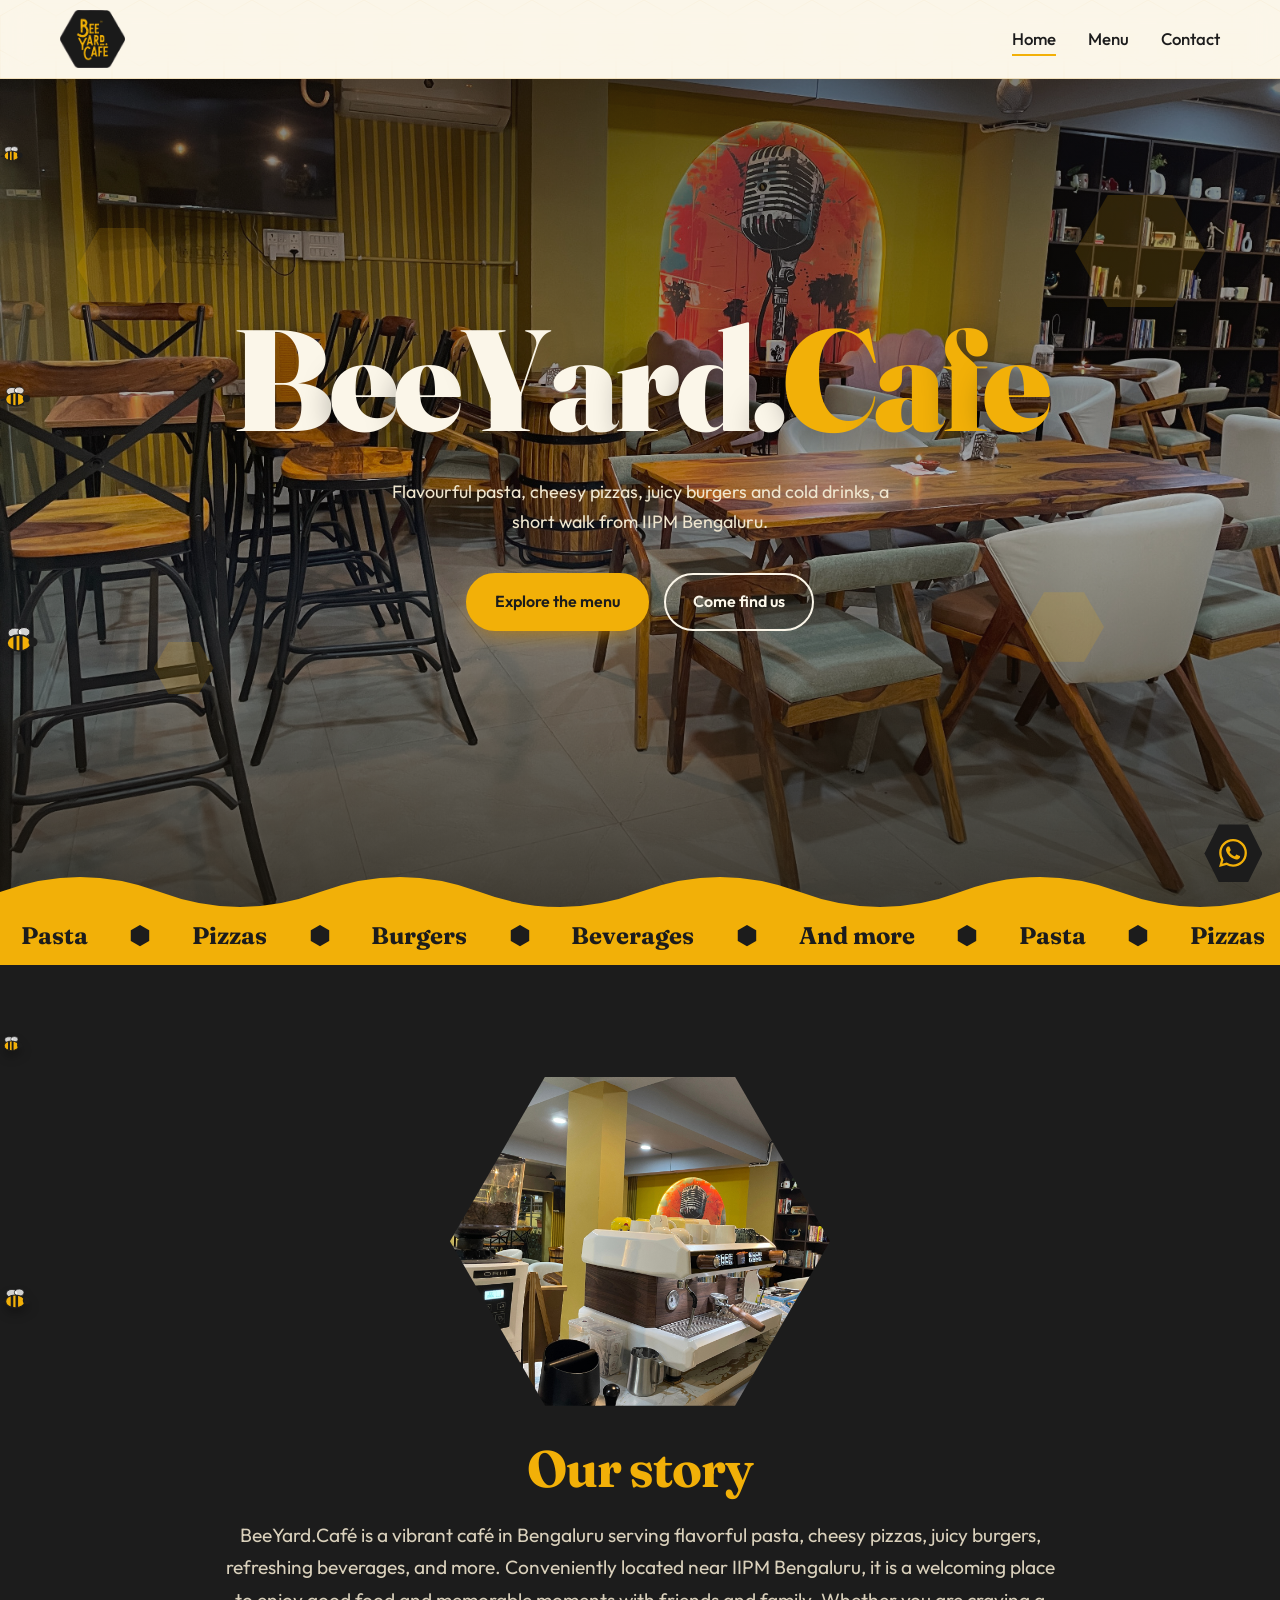
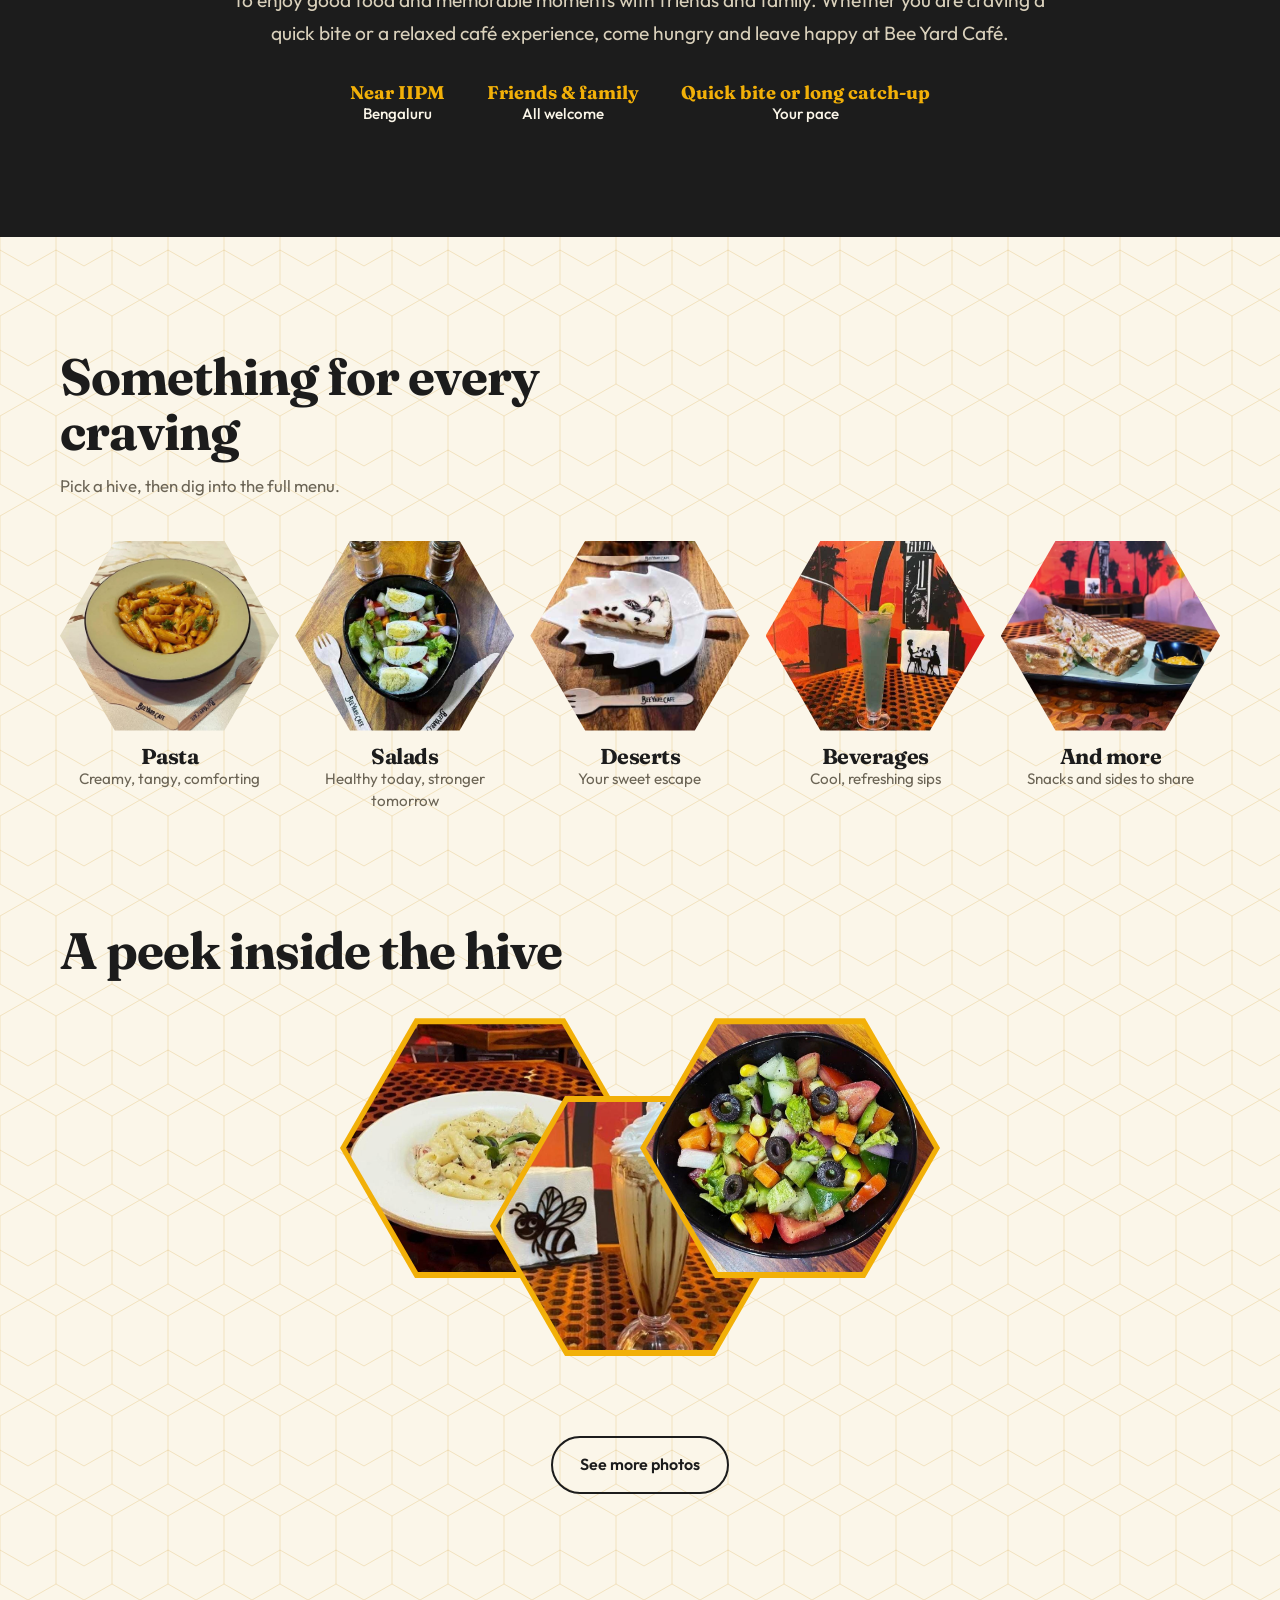
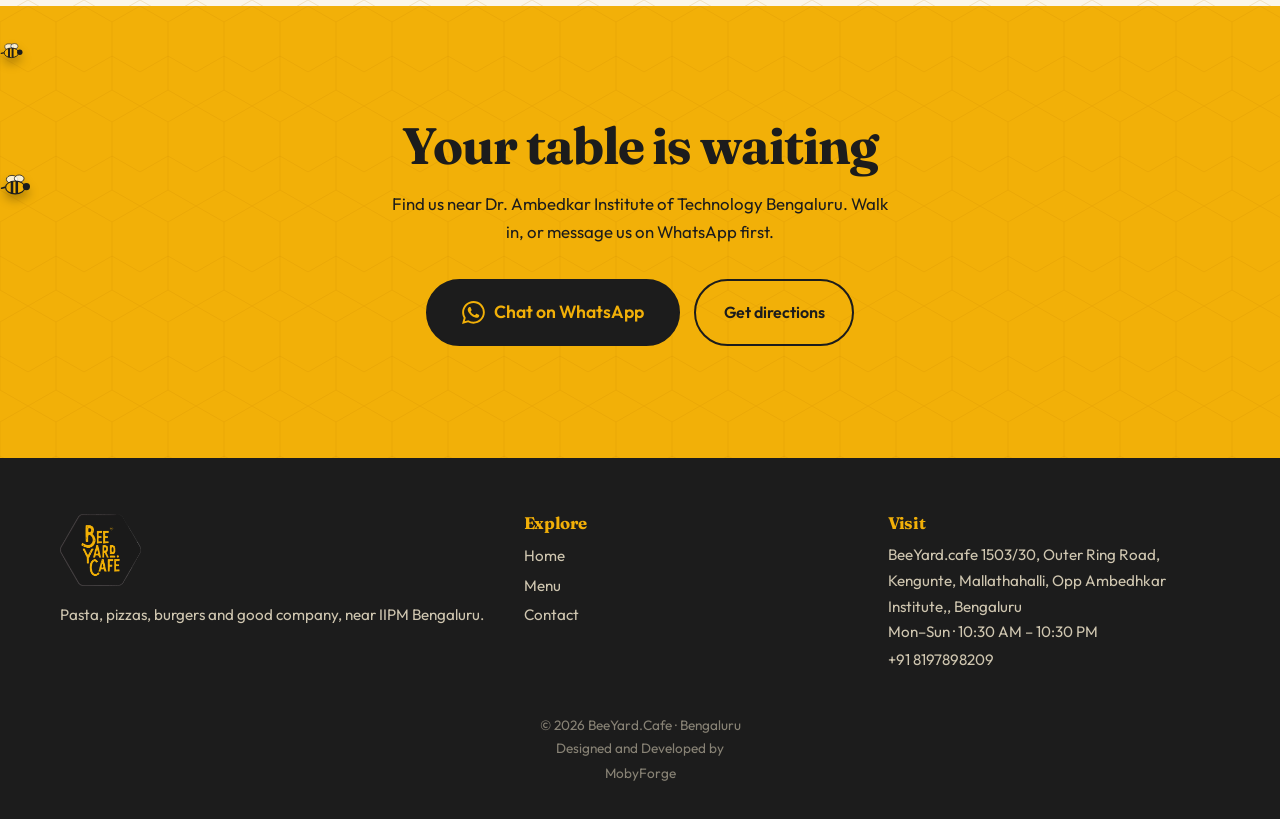
<file: beeyard-web/index.html>
<!DOCTYPE html>
<html lang="en"><head><meta charset="utf-8">
<meta name="viewport" content="width=device-width,initial-scale=1">
<title>BeeYard.Café · Pasta, pizza &amp; burgers near Kengunte Bengaluru</title>
<meta name="description" content="Bee Yard Café is a vibrant café in Bengaluru serving flavorful pasta, cheesy pizzas, juicy burgers and refreshing beverages, near IIPM Bengaluru.">
<link rel="icon" href="assets/logo.png"><link rel="stylesheet" href="assets/style.css">
</head><body data-page="home">

<section class="hero" data-bees="3">
  <div class="ph dark herobg" data-label=" " data-img="assets/img/hero-bg-bg.jpeg"></div>
  <div class="shade"></div>
  <i class="fh" style="--x:6%;--y:18%;--s:90px;--d:0s"></i><i class="fh" style="--x:84%;--y:14%;--s:130px;--d:-2s"></i><i class="fh" style="--x:12%;--y:68%;--s:60px;--d:-4s"></i><i class="fh" style="--x:80%;--y:62%;--s:80px;--d:-1s"></i>
  <div class="wrap hc">
    <h1 aria-label="BeeYard.Cafe"><span data-split>BeeYard.</span><span class="y" data-split>Cafe</span></h1>
    <p class="lead">Flavourful pasta, cheesy pizzas, juicy burgers and cold drinks, a short walk from IIPM Bengaluru.</p>
    <div class="cta"><a class="btn btn-honey" href="menu.html">Explore the menu</a><a class="btn btn-light" href="contact.html#visit">Come find us</a></div>
  </div>
  <svg class="drip" viewBox="0 0 2400 46" preserveAspectRatio="none" aria-hidden="true"><path fill="#f2b008" d="M0 30Q75 0 150 30T300 30T450 30T600 30T750 30T900 30T1050 30T1200 30T1350 30T1500 30T1650 30T1800 30T1950 30T2100 30T2250 30T2400 30V46H0Z"/></svg>
</section>
<div class="marq" aria-hidden="true"><div><span>Pasta</span><span>⬢</span><span>Pizzas</span><span>⬢</span><span>Burgers</span><span>⬢</span><span>Beverages</span><span>⬢</span><span>And more</span><span>⬢</span><span>Pasta</span><span>⬢</span><span>Pizzas</span><span>⬢</span><span>Burgers</span><span>⬢</span><span>Beverages</span><span>⬢</span><span>And more</span><span>⬢</span><span>Pasta</span><span>⬢</span><span>Pizzas</span><span>⬢</span><span>Burgers</span><span>⬢</span><span>Beverages</span><span>⬢</span><span>And more</span><span>⬢</span><span>Pasta</span><span>⬢</span><span>Pizzas</span><span>⬢</span><span>Burgers</span><span>⬢</span><span>Beverages</span><span>⬢</span><span>And more</span><span>⬢</span></div></div>

<section class="story" id="about" data-bees="2"><div class="wrap">
  <div class="ph big rv" data-label="Café photo" data-img="assets/img/story.jpeg"></div>
  <div class="rv">
    <h2>Our story</h2>
    <p class="lead">BeeYard.Café is a vibrant café in Bengaluru serving flavorful pasta, cheesy pizzas, juicy burgers, refreshing beverages, and more. Conveniently located near IIPM Bengaluru, it is a welcoming place to enjoy good food and memorable moments with friends and family. Whether you are craving a quick bite or a relaxed café experience, come hungry and leave happy at Bee Yard Café.</p>
    <div class="facts"><div><b>Near IIPM</b>Bengaluru</div><div><b>Friends &amp; family</b>All welcome</div><div><b>Quick bite or long catch-up</b>Your pace</div></div>
  </div>
</div></section>

<section><div class="wrap">
  <div class="sec-head rv"><h2>Something for every craving</h2><p>Pick a hive, then dig into the full menu.</p></div>
  <div class="cats rv">
    <a class="cat" href="menu.html"><div class="hxi ph" data-label="Pasta" data-img="assets/img/cat-pasta.jpeg"></div><h3>Pasta</h3><p>Creamy, tangy, comforting</p></a>
    <a class="cat" href="menu.html"><div class="hxi ph" data-label="Pizza" data-img="assets/img/cat-pizza.jpeg"></div><h3>Salads</h3><p>Healthy today, stronger tomorrow</p></a>
    <a class="cat" href="menu.html"><div class="hxi ph" data-label="Burgers" data-img="assets/img/cat-burger.jpeg"></div><h3>Deserts</h3><p>Your sweet escape</p></a>
    <a class="cat" href="menu.html"><div class="hxi ph" data-label="Beverages" data-img="assets/img/cat-drinks.jpeg"></div><h3>Beverages</h3><p>Cool, refreshing sips</p></a>
    <a class="cat" href="menu.html"><div class="hxi ph" data-label="And more" data-img="assets/img/cat-more.jpeg"></div><h3>And more</h3><p>Snacks and sides to share</p></a>
  </div>
</div></section>

<section style="padding-top:0"><div class="wrap">
  <div class="sec-head rv"><h2>A peek inside the hive</h2></div>
  <div class="stack rv">
    <div class="sh" style="--l:0;--t:0;--i:0"><div class="ph" data-label="Photo 1" data-img="assets/img/gallery-01.jpeg"></div></div>
    <div class="sh" style="--l:.5;--t:.3;--i:1"><div class="ph" data-label="Photo 2" data-img="assets/img/gallery-02.jpeg"></div></div>
    <div class="sh" style="--l:1;--t:0;--i:2"><div class="ph" data-label="Photo 3" data-img="assets/img/gallery-03.jpeg"></div></div>
    <i class="drop" style="--x:.3;--y:1;--d:0s"></i><i class="drop" style="--x:.45;--y:1;--d:-1.7s"></i>
    <i class="drop" style="--x:.85;--y:1.3;--d:-.8s"></i><i class="drop" style="--x:1.15;--y:1.3;--d:-2.4s"></i>
    <i class="drop" style="--x:1.4;--y:1;--d:-1.2s"></i><i class="drop" style="--x:1.6;--y:1;--d:-2.9s"></i>
  </div>
  <p style="margin-top:1.5rem;text-align:center"><a class="btn btn-ghost" href="contact.html">See more photos</a></p>
</div></section>

<section class="visit" data-bees="2"><div class="wrap rv">
  <h2>Your table is waiting</h2>
  <p>Find us near Dr. Ambedkar Institute of Technology Bengaluru. Walk in, or message us on WhatsApp first.</p>
  <div class="cta" style="justify-content:center"><a class="btn btn-wa" data-wa href="#"><span class="wa-icon" style="display:contents"></span>Chat on WhatsApp</a><a class="btn btn-ghost" href="contact.html#visit">Get directions</a></div>
</div></section>

<script src="assets/site.js"></script>
</body></html>
</file>
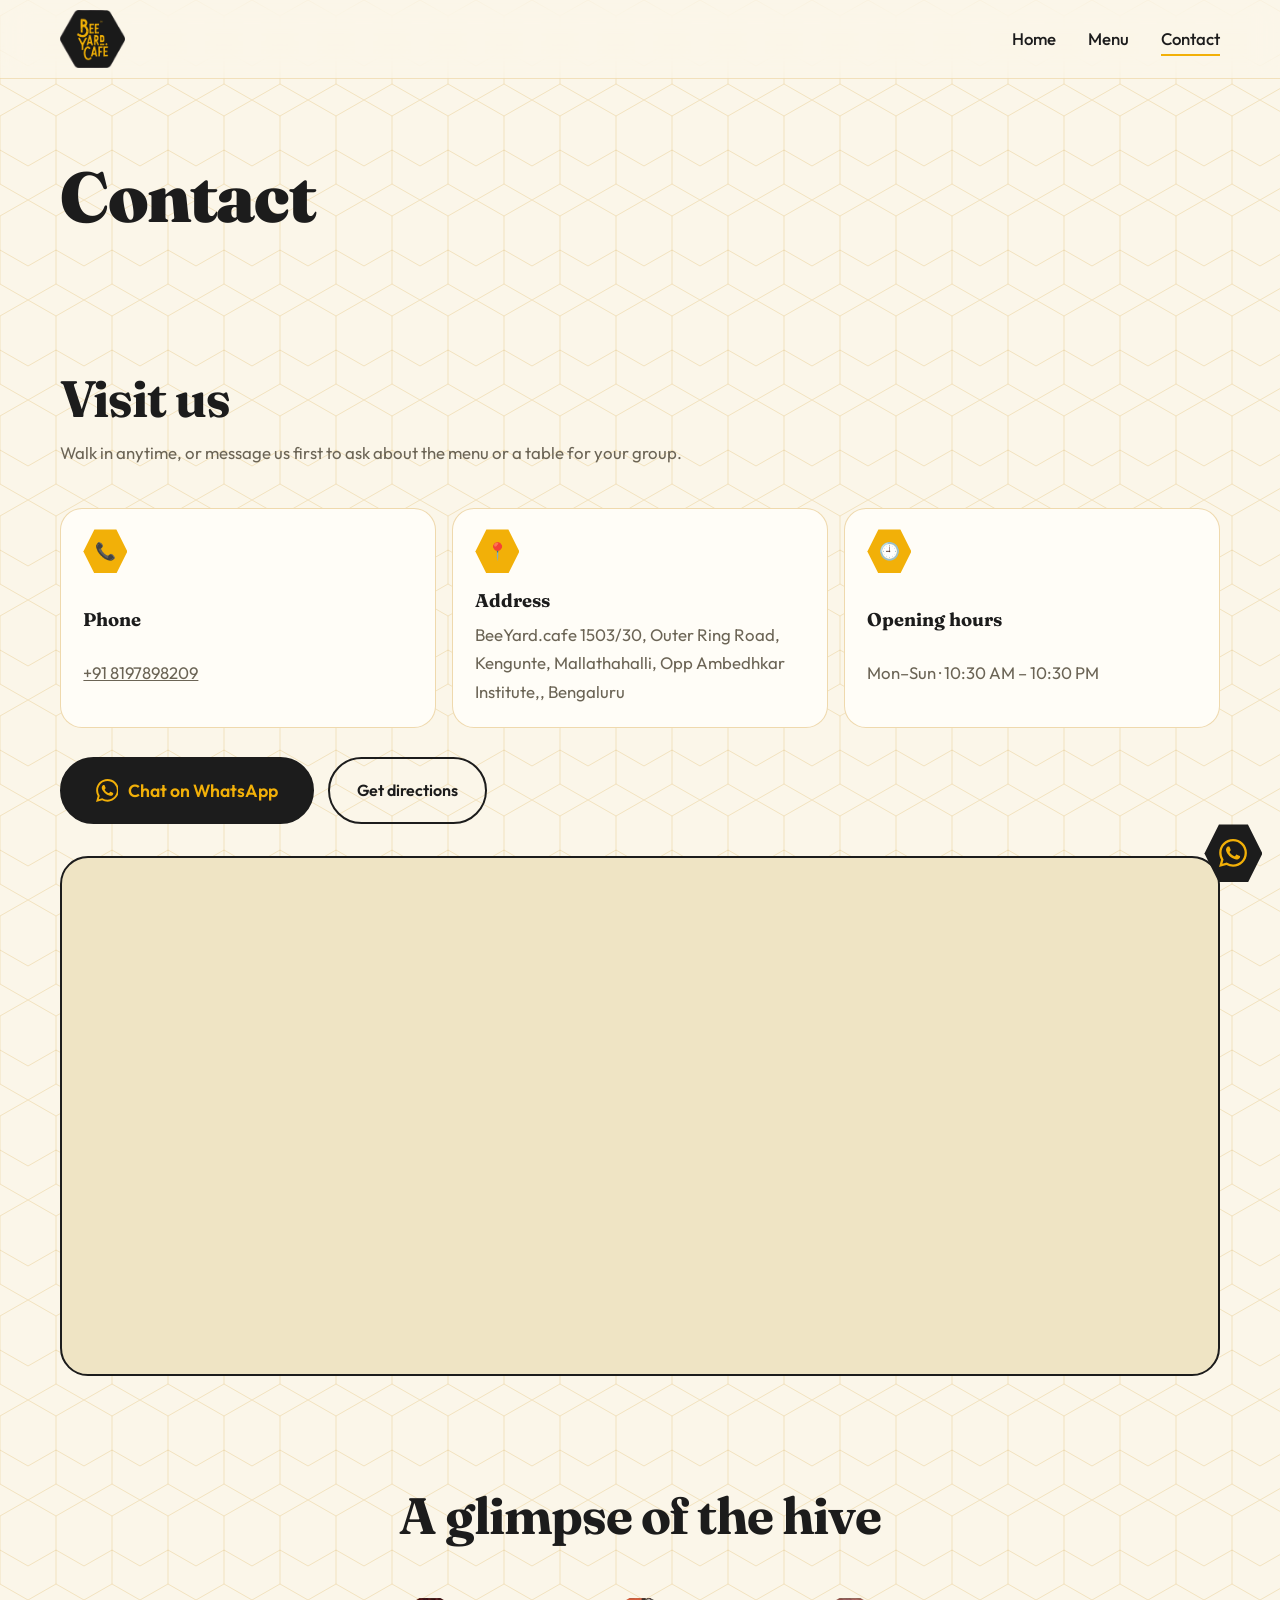
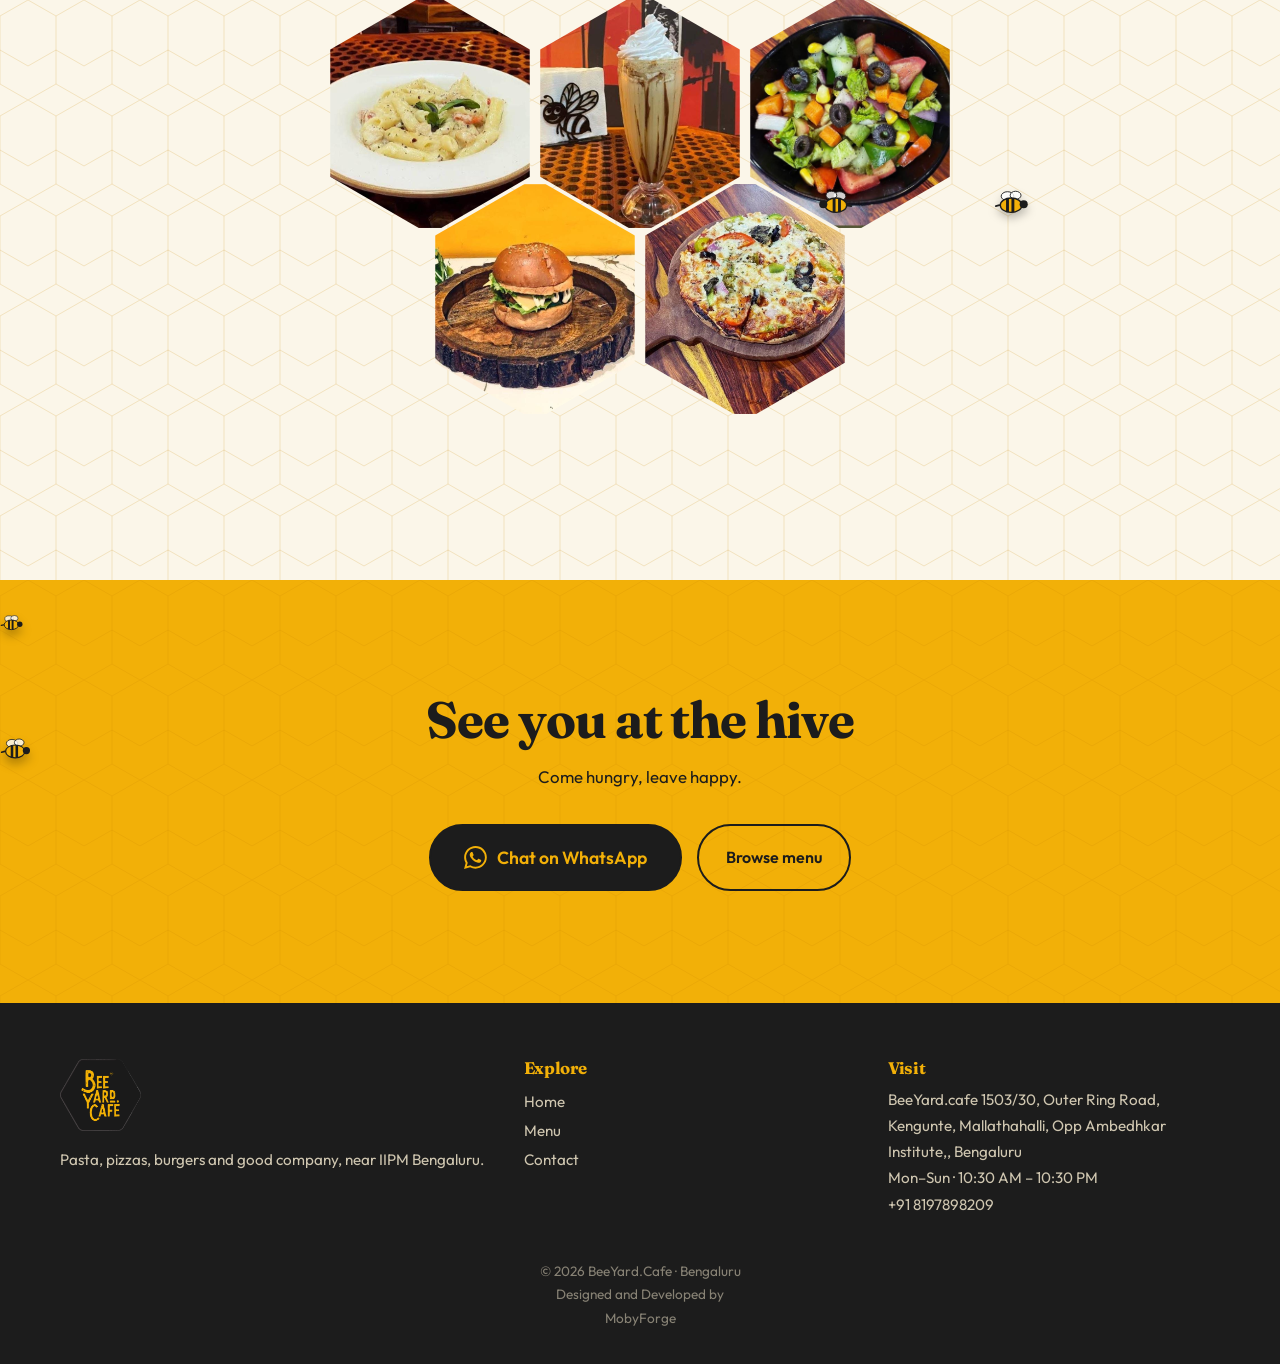
<file: beeyard-web/contact.html>
<!DOCTYPE html>
<html lang="en"><head><meta charset="utf-8">
<meta name="viewport" content="width=device-width,initial-scale=1">
<title>Contact · BeeYard Café</title>
<meta name="description" content="Find us near IIPM Bengaluru. Chat on WhatsApp or plan your visit.">
<link rel="icon" href="assets/logo.png"><link rel="stylesheet" href="assets/style.css">
</head><body data-page="contact">

<div class="wrap pagehead"><h1>Contact</h1></div>

<section id="visit"><div class="wrap">
  <div class="sec-head rv"><h2>Visit us</h2><p>Walk in anytime, or message us first to ask about the menu or a table for your group.</p></div>
  <div class="info3 rv">
    <div><i>📞</i><b>Phone</b><a data-tel href="#"></a></div>
    <div><i>📍</i><b>Address</b><span data-cfg="address"></span></div>
    <div><i>🕘</i><b>Opening hours</b><span data-cfg="hours"></span></div>
  </div>
  <div class="cta">
    <a class="btn btn-wa" data-wa href="#"><span class="wa-icon" style="display:contents"></span>Chat on WhatsApp</a>
    <a class="btn btn-ghost" href="https://maps.app.goo.gl/qo4kEtqE7RNQBvvt9" target="_blank" rel="noopener">Get directions</a>
  </div>
  <div class="mapbox rv">
    <iframe src="https://www.google.com/maps/embed?pb=!1m18!1m12!1m3!1d3888.1495996656727!2d77.50219137489279!3d12.962277487351995!2m3!1f0!2f0!3f0!3m2!1i1024!2i768!4f13.1!3m3!1m2!1s0x3bae3dce2740f473%3A0x9ad71115059b15ac!2sBeeYard.Cafe!5e0!3m2!1sen!2sin!4v1795619570871!5m2!1sen!2sin" loading="lazy" allowfullscreen referrerpolicy="no-referrer-when-downgrade" title="BeeYard Café location"></iframe>
  </div>
</div></section>

<section style="padding-top:0"><div class="wrap">
  <h2 class="mini">A glimpse of the hive</h2>
  <div class="cluster"><div class="hexgrid">
    <div class="hrow"><button class="hx" style="--i:1" aria-label="Photo 1"><div class="ph" data-label="Photo 1" data-img="assets/img/gallery-01.jpeg"></div></button><button class="hx" style="--i:2" aria-label="Photo 2"><div class="ph" data-label="Photo 2" data-img="assets/img/gallery-02.jpeg"></div></button><button class="hx" style="--i:3" aria-label="Photo 3"><div class="ph" data-label="Photo 3" data-img="assets/img/gallery-03.jpeg"></div></button></div>
    <div class="hrow"><button class="hx" style="--i:4" aria-label="Photo 4"><div class="ph" data-label="Photo 4" data-img="assets/img/gallery-04.jpeg"></div></button><button class="hx" style="--i:5" aria-label="Photo 5"><div class="ph" data-label="Photo 5" data-img="assets/img/gallery-05.jpeg"></div></button></div>
  </div></div>
</div></section>

<section class="visit" data-bees="2"><div class="wrap">
  <h2>See you at the hive</h2>
  <p>Come hungry, leave happy.</p>
  <div class="cta" style="justify-content:center"><a class="btn btn-wa" data-wa href="#"><span class="wa-icon" style="display:contents"></span>Chat on WhatsApp</a><a class="btn btn-ghost" href="menu.html">Browse menu</a></div>
</div></section>

<script src="assets/site.js"></script>
</body></html>
</file>
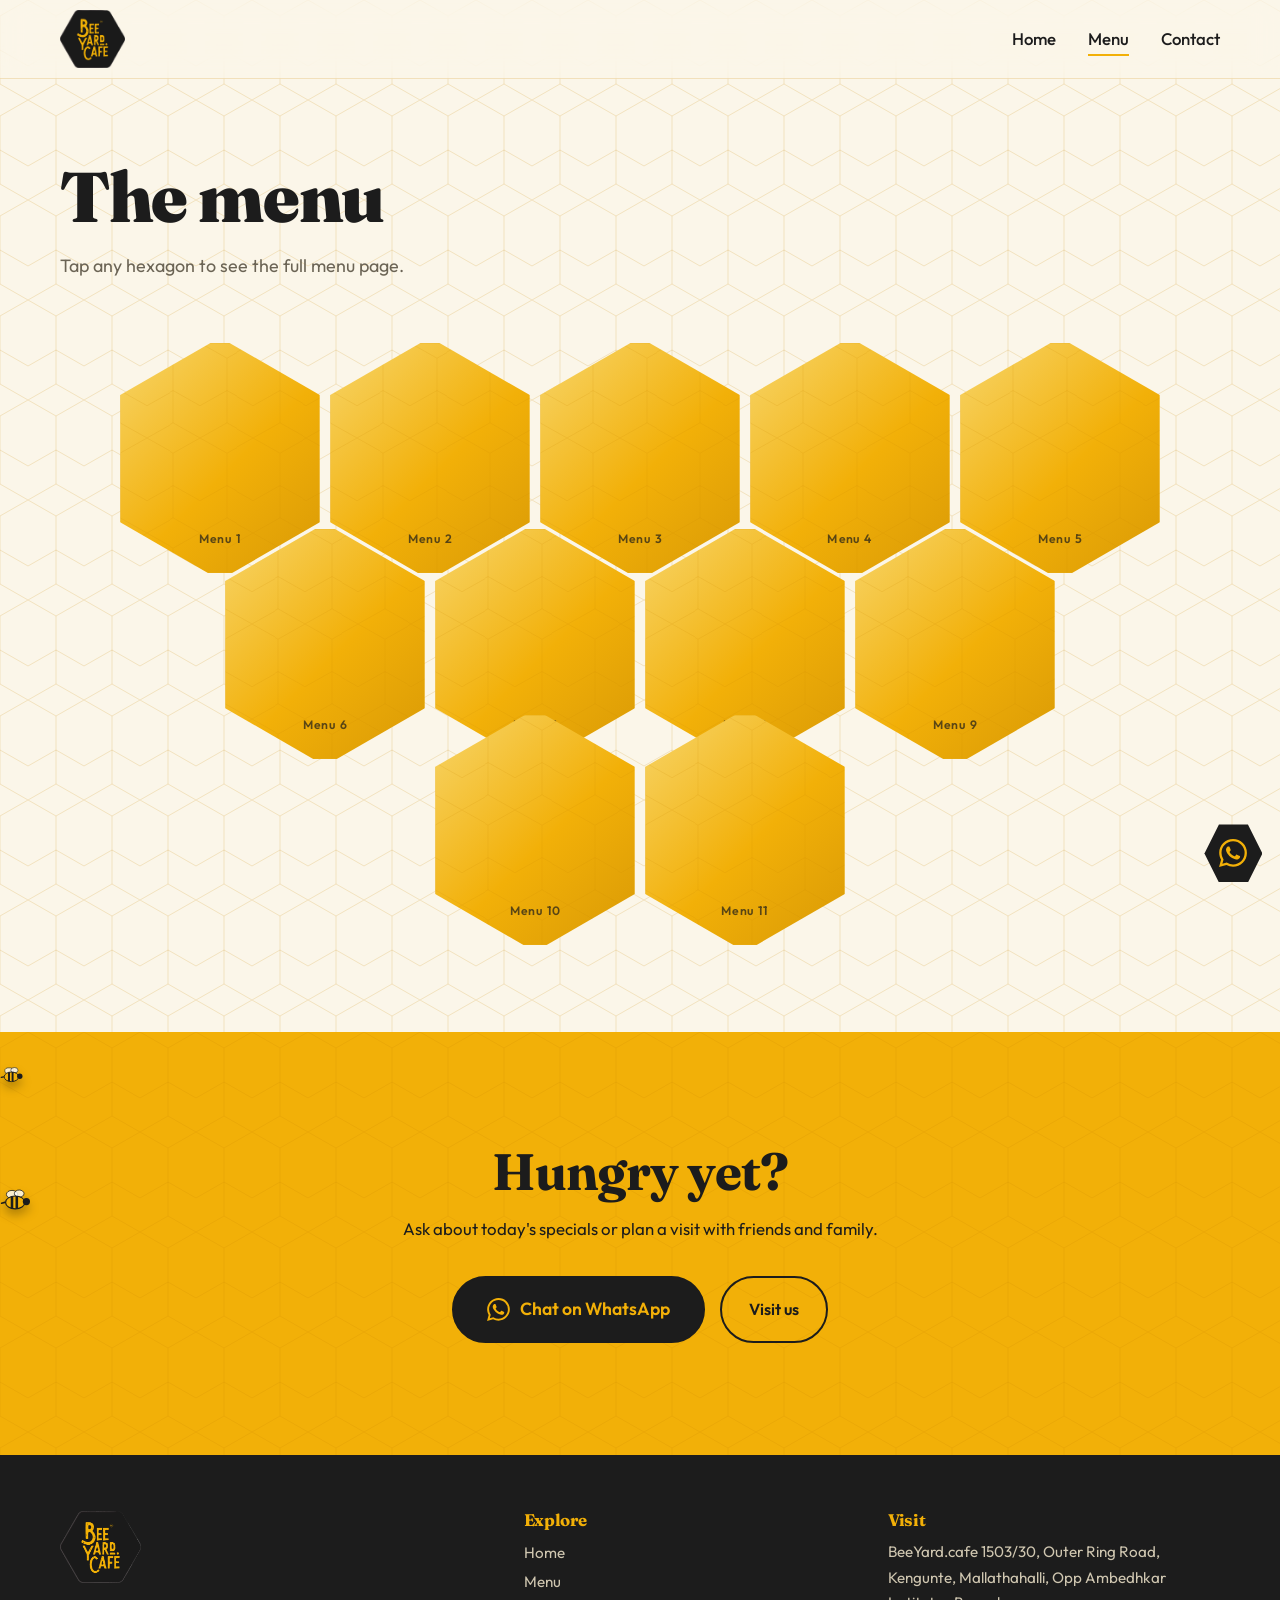
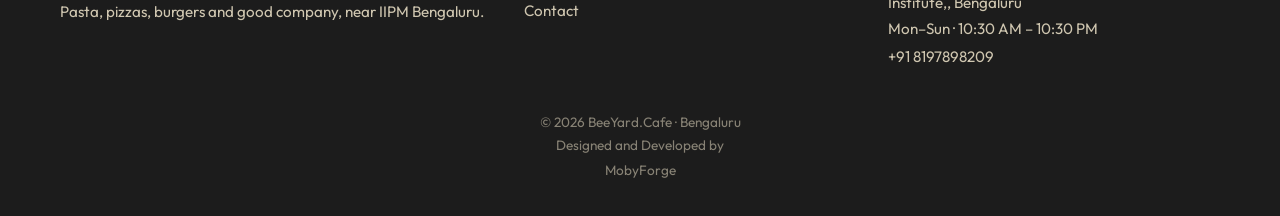
<file: beeyard-web/menu.html>
<!DOCTYPE html>
<html lang="en"><head><meta charset="utf-8">
<meta name="viewport" content="width=device-width,initial-scale=1">
<title>Menu · BeeYard Café</title>
<meta name="description" content="Browse the BeeYard Café menu: pasta, pizzas, burgers, beverages and more.">
<link rel="icon" href="assets/logo.png"><link rel="stylesheet" href="assets/style.css">
</head><body data-page="menu">

<div class="wrap pagehead">
  <h1>The menu</h1>
  <p class="lead" style="margin-top:1rem">Tap any hexagon to see the full menu page.</p>
</div>

<!-- Tiles are generated by site.js. Add images as assets/menu/menu-01.jpg … menu-11.jpg -->
<main class="wrap"><div class="hexgrid" id="menu"></div></main>

<div class="lb" id="lb" role="dialog" aria-label="Menu page preview"><div class="ph" data-label="Menu page"></div><button aria-label="Close">×</button></div>

<section class="visit" data-bees="2"><div class="wrap">
  <h2>Hungry yet?</h2>
  <p>Ask about today's specials or plan a visit with friends and family.</p>
  <div class="cta" style="justify-content:center"><a class="btn btn-wa" data-wa href="#"><span class="wa-icon" style="display:contents"></span>Chat on WhatsApp</a><a class="btn btn-ghost" href="contact.html#visit">Visit us</a></div>
</div></section>

<script src="assets/site.js"></script>
</body></html>
</file>
<file: beeyard-web/assets/style.css>
@import url('https://fonts.googleapis.com/css2?family=Fraunces:opsz,wght@9..144,500;9..144,700;9..144,900&family=Outfit:wght@300;400;500;600&display=swap');
@view-transition{navigation:auto}
:root{--ink:#1c1c1c;--honey:#f2b008;--amber:#c98500;--cream:#fbf6e9;--comb:#f4e8c8;--paper:#fffdf7;--muted:#6b6455;
--hexp:polygon(50% 0,100% 25%,100% 75%,50% 100%,0 75%,0 25%);--hex:polygon(25% 0,75% 0,100% 50%,75% 100%,25% 100%,0 50%);
--pat:url("data:image/svg+xml,%3Csvg xmlns='http://www.w3.org/2000/svg' width='56' height='100'%3E%3Cpath d='M28 66L0 50V16L28 0l28 16v34L28 66zm0 34L0 84V50m56 0v34L28 100' fill='none' stroke='%23c98500' stroke-opacity='.18'/%3E%3C/svg%3E");
--serif:'Fraunces',Georgia,serif;--sans:'Outfit',system-ui,sans-serif}
*{box-sizing:border-box;margin:0}
html{scroll-behavior:smooth;scroll-padding-top:90px}
body{font:400 1.05rem/1.7 var(--sans);color:var(--ink);background:var(--cream) var(--pat);animation:in .6s ease backwards}
@keyframes in{from{opacity:0}}
img{max-width:100%;display:block}a{color:inherit}
:focus-visible{outline:3px solid var(--honey);outline-offset:3px}
h1,h2,h3{font-family:var(--serif);line-height:1.08;letter-spacing:-.02em}
h1{font-size:clamp(2.8rem,7.5vw,5.6rem);font-weight:900}
h2{font-size:clamp(2rem,4.5vw,3.2rem);font-weight:700}
h3{font-size:1.35rem;font-weight:700}
.wrap{width:min(1160px,100% - 2.5rem);margin-inline:auto}
section{padding:clamp(4rem,9vw,7rem) 0}
.lead{color:var(--muted);max-width:56ch;font-size:1.12rem}
.sec-head{margin-bottom:2.5rem;max-width:40rem}.sec-head p{margin-top:.8rem;color:var(--muted)}
/* nav */
.nav{position:sticky;top:0;z-index:50;background:rgba(251,246,233,.55);backdrop-filter:blur(14px);border-bottom:1px solid rgba(201,133,0,.2)}
.nav .wrap{display:flex;align-items:center;justify-content:space-between;height:78px}
.brand img{height:58px;width:auto;transition:transform .5s}.brand:hover img{transform:rotate(-6deg) scale(1.05)}
.links{display:flex;gap:2rem;align-items:center;list-style:none;padding:0}
.links a{text-decoration:none;font-weight:500;position:relative;padding:.3rem 0}
.links a:not(.btn)::after{content:"";position:absolute;left:0;bottom:-2px;height:2px;width:100%;background:var(--honey);transform:scaleX(0);transform-origin:left;transition:transform .3s}
.links a:hover::after,.links a[aria-current]::after{transform:scaleX(1)}
.burger{display:none;background:none;border:0;width:44px;height:44px;cursor:pointer;clip-path:var(--hex);background:var(--honey)}
.burger span{display:block;width:18px;height:2px;background:var(--ink);margin:4px auto}
/* buttons */
.btn{display:inline-flex;align-items:center;gap:.6rem;padding:.85rem 1.7rem;border-radius:999px;font-weight:600;text-decoration:none;border:2px solid var(--ink);transition:.3s;cursor:pointer;font-family:inherit;font-size:1rem}
.btn-honey{background:var(--honey);border-color:var(--honey);color:var(--ink);box-shadow:0 8px 24px -10px var(--amber)}
.btn-honey:hover{transform:translateY(-3px);box-shadow:0 14px 28px -10px var(--amber)}
.btn-ghost:hover{background:var(--ink);color:var(--honey)}
.btn svg{width:1.3em;height:1.3em;fill:currentColor}
.btn-wa{background:var(--ink);border-color:var(--ink);color:var(--honey);font-size:1.1rem;padding:1.05rem 2.1rem}
.btn-wa:hover{background:var(--honey);color:var(--ink);transform:translateY(-3px)}
.fab{position:fixed;right:1.1rem;bottom:1.1rem;z-index:40;width:58px;height:58px;display:grid;place-items:center;background:var(--ink);color:var(--honey);clip-path:var(--hex);transition:.3s}
.fab:hover{background:var(--honey);color:var(--ink);transform:scale(1.1)}.fab svg{width:28px;fill:currentColor}
/* placeholders */
.ph{position:relative;background:linear-gradient(135deg,#f7d56a,#f2b008 55%,#d99a06);background-size:cover;background-position:center;overflow:hidden;isolation:isolate}
.ph::before{content:"";position:absolute;inset:0;background:var(--pat);background-size:56px 100px;opacity:.9;z-index:-1}
.ph::after{content:attr(data-label);position:absolute;inset:auto 0 12% 0;text-align:center;font:600 .8rem var(--sans);letter-spacing:.06em;color:var(--ink);opacity:.7}
.ph.has::before,.ph.has::after{display:none}
/* hero */
/* story */
.story{background:var(--ink);color:var(--cream);position:relative;overflow:hidden}
.story .wrap{display:grid;grid-template-columns:.9fr 1.1fr;gap:4rem;align-items:center}
.story .lead{color:#d9d0bb;max-width:none;font-size:1.2rem;margin-top:1.4rem}
.story h2{color:var(--honey)}
.facts{display:flex;gap:2.2rem;margin-top:2rem;flex-wrap:wrap;font-weight:500}.facts b{display:block;font:700 1.4rem var(--serif);color:var(--honey)}
.story .big{width:min(360px,80%);margin:auto;aspect-ratio:1/.866;clip-path:var(--hex)}
/* categories */
.cta{display:flex;flex-wrap:wrap;gap:.9rem}
.btn{white-space:nowrap}
.cats{display:grid;grid-template-columns:repeat(5,1fr);gap:1rem}
.cat{text-align:center;text-decoration:none}
.cat .hxi{width:100%;aspect-ratio:1/.866;clip-path:var(--hex);margin-bottom:.9rem;transition:transform .4s}
.cat:hover .hxi{transform:scale(1.07) rotate(3deg)}
.cat p{font-size:.95rem;color:var(--muted);line-height:1.4}
/* dishes */
/* gallery */
.gal{display:grid;grid-template-columns:repeat(4,1fr);grid-auto-rows:170px;gap:.8rem}
.gal .ph{border-radius:20px;transition:transform .4s}.gal .ph:hover{transform:scale(1.03) rotate(-.6deg);z-index:2}
.g2{grid-column:span 2;grid-row:span 2}.g3{grid-row:span 2}.g4{grid-column:span 2}
.gal .hexc{clip-path:var(--hex);border-radius:0}
/* visit */
.visit{position:relative;overflow:hidden;background:var(--honey) var(--pat);text-align:center}
.visit h2{margin-bottom:1rem}.visit p{max-width:46ch;margin:0 auto 2rem}
/* menu */
.pagehead{padding:clamp(3rem,7vw,5rem) 0 1.5rem}.pagehead h1{font-size:clamp(2.4rem,6vw,4.4rem)}
.lb{position:fixed;inset:0;z-index:90;background:rgba(20,16,6,.92);display:none;place-items:center;padding:1rem}
.lb.open{display:grid}.lb .ph{width:min(560px,92vw);aspect-ratio:3/4;max-height:88vh;background-size:contain;background-repeat:no-repeat;border-radius:14px}
.lb button{position:absolute;top:1rem;right:1rem;width:48px;height:48px;border:0;background:var(--honey);clip-path:var(--hex);font-size:1.4rem;cursor:pointer}
/* contact */
.contact{display:grid;grid-template-columns:1fr 1.1fr;gap:3rem;align-items:start}
.info{display:grid;gap:1.4rem;margin:2rem 0}.info div{display:flex;gap:1rem;align-items:flex-start}
.info i{flex:none;width:44px;height:44px;clip-path:var(--hex);background:var(--honey);display:grid;place-items:center;font-style:normal}
.info b{display:block;font-family:var(--serif)}.info span{color:var(--muted)}
.map{aspect-ratio:4/3.4;border-radius:28px;border:2px solid var(--ink);position:relative;overflow:hidden;background:#efe4c4 var(--pat)}
.map svg{position:absolute;inset:0;width:100%;height:100%}
.pin{position:absolute;left:50%;top:46%;transform:translate(-50%,-100%);width:52px;animation:bob 2.4s ease-in-out infinite}
@keyframes bob{50%{transform:translate(-50%,-112%)}}
.map small{position:absolute;left:1rem;bottom:1rem;background:var(--ink);color:var(--honey);padding:.4rem .9rem;border-radius:99px;font-size:.85rem}
.info3{display:grid;grid-template-columns:repeat(3,1fr);gap:1rem;margin-bottom:1.8rem}
.info3>div{background:var(--paper);border:1px solid rgba(201,133,0,.3);border-radius:22px;padding:1.3rem 1.4rem;display:grid;gap:.3rem;justify-items:start}
.info3 i{width:44px;height:44px;clip-path:var(--hex);background:var(--honey);display:grid;place-items:center;font-style:normal;margin-bottom:.4rem}
.info3 b{font-family:var(--serif);font-size:1.15rem}.info3 span,.info3 a{color:var(--muted);overflow-wrap:anywhere}
.mapbox{margin-top:2rem;border-radius:28px;overflow:hidden;border:2px solid var(--ink);height:clamp(320px,48vw,520px);background:#efe4c4}
.mapbox iframe{width:100%;height:100%;border:0;display:block}
@media(max-width:860px){.info3{grid-template-columns:1fr}}
/* footer */
footer{background:var(--ink);color:#cfc6b0;padding:3.5rem 0 2rem;font-size:.95rem}
footer .wrap{display:grid;grid-template-columns:1.3fr 1fr 1fr;gap:2rem}
footer img{height:72px;margin-bottom:1rem}footer h3{color:var(--honey);font-size:1.05rem;margin-bottom:.6rem}
footer a{display:block;text-decoration:none;padding:.1rem 0}footer a:hover{color:var(--honey)}
.copy{margin-top:2.5rem;text-align:center;font-size:.85rem;opacity:.6}
/* reveal */
.rv{opacity:0;transform:translateY(24px);transition:opacity .8s,transform .8s}.rv.on{opacity:1;transform:none}
@media(max-width:860px){
.gal{grid-template-columns:repeat(2,1fr);grid-auto-rows:150px}
.burger{display:block}.links{position:absolute;top:78px;left:0;right:0;background:var(--cream);flex-direction:column;gap:0;padding:1rem 1.5rem 1.5rem;border-bottom:2px solid var(--honey);display:none}
.links.open{display:flex}.links li{padding:.6rem 0}.chips{top:78px}
}
@media(max-width:480px){.cats{grid-template-columns:repeat(2,1fr)}.cta .btn{flex:1 1 100%;justify-content:center}.fly{display:none}}
@media(prefers-reduced-motion:reduce){*{animation:none!important;transition:none!important}.rv{opacity:1;transform:none}}

.prog{position:absolute;left:0;bottom:-1px;height:3px;background:var(--honey);width:calc(var(--sp,0)*1%)}
.bee .w{transform-origin:50% 60%;animation:wing .12s ease-in-out infinite alternate}
@keyframes wing{to{transform:scaleY(.5)}}
/* hero */
.hero{position:relative;min-height:92vh;display:grid;align-items:center;overflow:hidden;color:var(--cream);padding:6rem 0 9rem}
.herobg{position:absolute;inset:-15% 0 0;transform:translateY(calc(var(--py,0)*1px));background-color:var(--ink)}
.ph.dark{background-color:#1c1c1c;background-image:none}
.herobg{background-size:cover;background-position:center;background-repeat:no-repeat}.ph.dark::after{color:var(--honey);inset:auto 0 22% 0}
.shade{position:absolute;inset:0;background:linear-gradient(180deg,rgba(20,16,8,.55),rgba(20,16,8,.3) 50%,rgba(20,16,8,.8))}
.hc{position:relative;z-index:2;text-align:center}
.hero h1{font-size:clamp(2.2rem,11.5vw,9rem);line-height:1;letter-spacing:-.03em;white-space:nowrap;text-shadow:0 6px 30px rgba(0,0,0,.35)}
.hero h1 .y{color:var(--honey)}
.hero .lead{color:#efe6cf;margin:1.6rem auto 2.2rem;max-width:44ch}
.hero .cta{justify-content:center}
.btn-light{border-color:var(--cream);color:var(--cream)}.btn-light:hover{background:var(--cream);color:var(--ink)}
.ch{display:inline-block;animation:rise .9s cubic-bezier(.2,.9,.3,1.2) both;animation-delay:calc(var(--i)*.07s + .2s)}
@keyframes rise{from{opacity:0;transform:translateY(60%) rotate(8deg)}}
.fh{position:absolute;left:var(--x);top:var(--y);width:var(--s);aspect-ratio:1/.866;clip-path:var(--hex);background:rgba(242,176,8,.16);animation:float 7s ease-in-out infinite;animation-delay:var(--d);z-index:1}
@keyframes float{50%{transform:translateY(-24px) rotate(14deg)}}
.drip{position:absolute;left:0;bottom:-1px;width:200%;height:46px;animation:wave 14s linear infinite;z-index:3}
@keyframes wave{to{transform:translateX(-50%)}}
.fl{position:absolute;left:0;width:36px;z-index:4;pointer-events:none;filter:drop-shadow(0 6px 5px rgba(0,0,0,.25));animation:cross var(--t,20s) linear infinite;animation-delay:var(--dl,0s)}
.fl.r{animation-name:crossr}
@keyframes cross{0%{transform:translate(-12vw,0)}25%{transform:translate(25vw,-34px) rotate(-8deg)}50%{transform:translate(55vw,22px) rotate(6deg)}75%{transform:translate(85vw,-28px) rotate(-6deg)}100%{transform:translate(112vw,8px)}}
@keyframes crossr{0%{transform:translate(112vw,0) scaleX(-1)}25%{transform:translate(78vw,30px) scaleX(-1) rotate(8deg)}50%{transform:translate(48vw,-26px) scaleX(-1) rotate(-6deg)}75%{transform:translate(18vw,24px) scaleX(-1) rotate(6deg)}100%{transform:translate(-12vw,-6px) scaleX(-1)}}
.marq{background:var(--honey);overflow:hidden;padding:.9rem 0;white-space:nowrap;font:700 1.5rem var(--serif);position:relative;z-index:1}
.marq div{display:inline-block;animation:mq 30s linear infinite}.marq span{margin:0 1.3rem}
@keyframes mq{to{transform:translateX(-50%)}}
/* honeycomb photos */
.hexgrid,.cluster{--w:clamp(100px,25vw,210px)}
.hexgrid{display:flex;flex-direction:column;align-items:center;padding:2rem 0 5rem}
.hrow{display:flex;justify-content:center;margin-top:calc(var(--w)*-.2887 + 4px)}.hrow:first-child{margin-top:0}
.hx{width:var(--w);aspect-ratio:1/1.1547;clip-path:var(--hexp);padding:0;border:0;background:none;cursor:zoom-in;opacity:0}
.hx .ph{width:100%;height:100%;transform:scale(.95);transition:transform .4s}.hx:hover .ph{transform:scale(1.07)}
.on .hx{animation:popin .8s cubic-bezier(.2,.9,.3,1.3) both,bobh 6s ease-in-out infinite;animation-delay:calc(var(--i)*.09s),calc(.9s + var(--i)*.09s)}
@keyframes popin{from{opacity:0;transform:scale(.3) rotate(-30deg)}to{opacity:1;transform:none}}
@keyframes bobh{50%{transform:translateY(-8px)}}
.cluster{position:relative;width:calc(var(--w)*3);max-width:100%;margin:3rem auto}
.cluster .hexgrid{padding:0}
.orbit{position:absolute;left:50%;top:50%;width:118%;aspect-ratio:1;animation:spin 18s linear infinite;pointer-events:none;z-index:5}
.orbit.o2{width:62%;animation-duration:11s;animation-direction:reverse}
.orbit svg{position:absolute;top:-17px;left:50%;margin-left:-18px;width:36px;filter:drop-shadow(0 5px 4px rgba(0,0,0,.25))}
.orbit.o2 svg{transform:scaleX(-1)}
@keyframes spin{from{transform:translate(-50%,-50%) rotate(0)}to{transform:translate(-50%,-50%) rotate(360deg)}}
.mini{margin:0 auto 1rem;text-align:center}
@media(prefers-reduced-motion:reduce){.hx{opacity:1}}
@media(max-width:860px){
 .story{padding:3rem 0}
 .story .wrap{gap:1.6rem}
 .story .big{order:-1;width:min(300px,78%)}
 .story h2{font-size:2rem}
 .story .lead{font-size:1.02rem;margin-top:1rem}
 .facts{display:grid;grid-template-columns:repeat(3,1fr);gap:.8rem;margin-top:1.4rem;font-size:.82rem;line-height:1.3}
 .facts b{font-size:1rem}
}
.stack{--w:min(46vw,300px);position:relative;width:calc(var(--w)*2);height:calc(var(--w)*.866*1.3 + 56px);margin:1rem auto 0}
.sh{position:absolute;left:calc(var(--w)*var(--l));top:calc(var(--w)*.866*var(--t));width:var(--w);aspect-ratio:1/.866;clip-path:var(--hex);background:var(--honey);animation:bobh 7s ease-in-out infinite;animation-delay:calc(var(--i)*-2s)}
.sh .ph{position:absolute;inset:6px;clip-path:var(--hex)}
.drop{position:absolute;left:calc(var(--w)*var(--x));top:calc(var(--w)*.866*var(--y) - 6px);width:10px;height:15px;margin-left:-5px;background:var(--honey);border-radius:50% 50% 50% 50%/40% 40% 60% 60%;z-index:9;opacity:0;animation:drip 3.4s ease-in infinite;animation-delay:var(--d)}
@keyframes drip{0%{opacity:0;transform:translateY(0) scale(.5)}15%{opacity:1;transform:translateY(2px) scale(1)}80%{opacity:1}100%{opacity:0;transform:translateY(52px) scaleY(1.5)}}
.story .wrap{grid-template-columns:1fr;gap:2.2rem;justify-items:center;text-align:center}
.story .big{order:-1;width:min(380px,80%)}
.story .lead{max-width:64ch;margin-inline:auto}
.story .facts{display:flex;justify-content:center;gap:1.4rem 2.6rem;font-size:.95rem;line-height:1.35}
.story .facts b{font-size:1.15rem}
</file>
